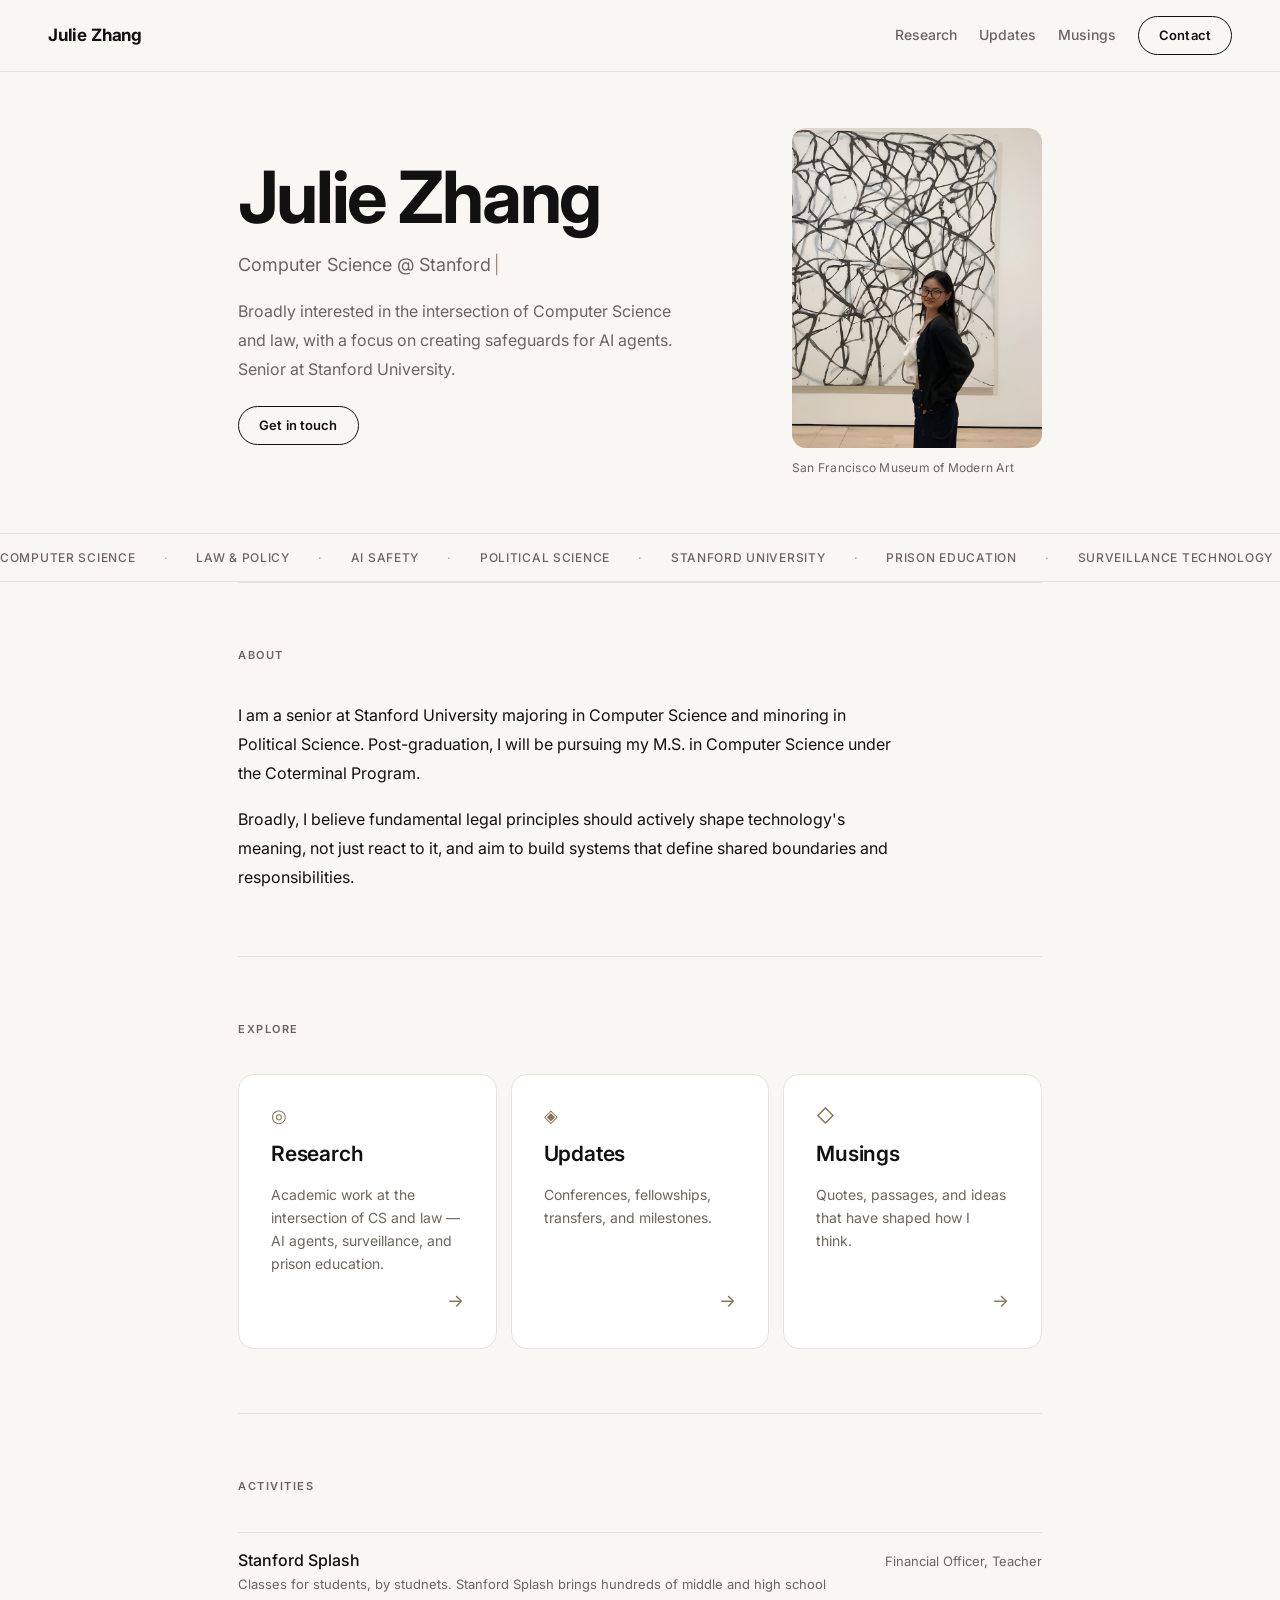
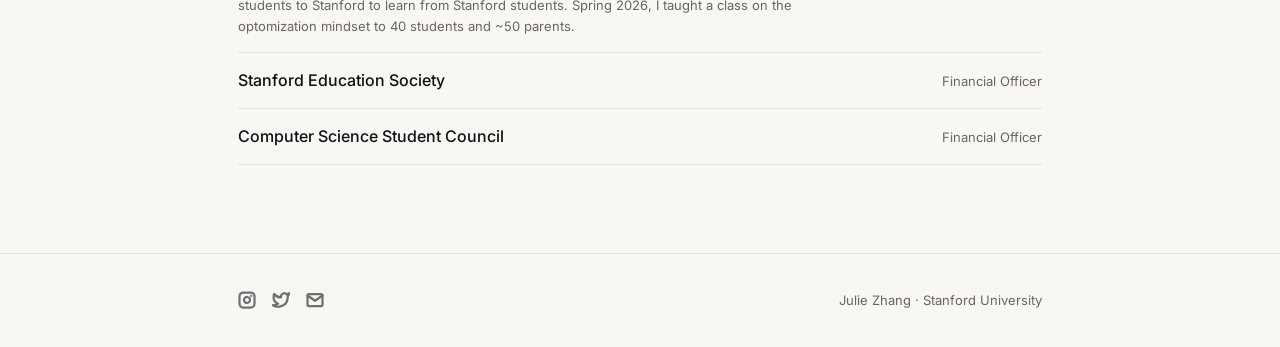
<file: index.html>
<!DOCTYPE html>
<html lang="en">
<head>
  <meta charset="utf-8" />
  <title>Julie Zhang</title>
  <meta name="description" content="Julie Zhang — CS Undergraduate at Stanford" />
  <meta name="viewport" content="width=device-width, initial-scale=1" />

  <link rel="stylesheet" href="./css/layout.css" />
  <link rel="stylesheet" href="./css/typography.css" />
  <link rel="stylesheet" href="./css/utilities.css" />
  <script defer src="./js/script.js"></script>
</head>
<body>

  <!-- ─── NAVBAR ──────────────────────────────────────── -->
  <nav class="navbar">
    <a class="nav-title-link" href="./index.html">Julie Zhang</a>
    <div class="nav-links">
      <a class="nav-link" href="./research.html">Research</a>
      <a class="nav-link" href="./updates.html">Updates</a>
      <a class="nav-link" href="./musings.html">Musings</a>
      <!-- ✏️ Update your email below -->
      <a class="button" href="mailto:juliexzhg@stanford.edu">Contact</a>
    </div>
  </nav>

  <!-- ─── HERO ─────────────────────────────────────────── -->
  <section id="hero">
    <div id="hero-text">
      <h1 class="hero-name animate-load" style="--delay: 0s">Julie Zhang</h1>

      <!-- Subtitle cycles through phrases defined in js/script.js -->
      <div class="hero-subtitle animate-load" style="--delay: 0.18s">
        <span id="subtitle-text">Computer Science @ Stanford</span>
        <span class="cursor-blink">|</span>
      </div>

      <!-- ✏️ Edit your one-line bio below -->
      <p class="hero-bio animate-load" style="--delay: 0.34s">
        Broadly interested in the intersection of Computer Science and law,
        with a focus on creating safeguards for AI agents.
        Senior at Stanford University.
      </p>

      <div class="hero-actions animate-load" style="--delay: 0.5s">
        <a class="button" href="mailto:juliexzhg@stanford.edu">Get in touch</a>
      </div>
    </div>

    <!-- ✏️ Replace the image src with your own photo path -->
    <div id="hero-image" class="animate-load" style="--delay: 0.25s">
      <img
        src="./assets/images/IMG_0092-Picsart-AiImageEnhancer.png"
        alt="Julie Zhang"
      />
      <!-- ✏️ Update the caption -->
      <span class="image-caption">San Francisco Museum of Modern Art</span>
    </div>
  </section>

  <!-- ─── SCROLLING MARQUEE ────────────────────────────── -->
  <!--
    ✏️ To edit the keywords, update the <span> text below.
       Keep the <span class="dot">·</span> separators between each.
       The list is duplicated — update BOTH halves identically.
  -->
  <div class="marquee-wrapper">
    <div class="marquee-track">
      <span>Computer Science</span><span class="dot">·</span>
      <span>Law &amp; Policy</span><span class="dot">·</span>
      <span>AI Safety</span><span class="dot">·</span>
      <span>Political Science</span><span class="dot">·</span>
      <span>Stanford University</span><span class="dot">·</span>
      <span>Prison Education</span><span class="dot">·</span>
      <span>Surveillance Technology</span><span class="dot">·</span>
      <span>Human-Computer Interaction</span><span class="dot">·</span>
      <!-- Exact duplicate — required for seamless loop -->
      <span>Computer Science</span><span class="dot">·</span>
      <span>Law &amp; Policy</span><span class="dot">·</span>
      <span>AI Safety</span><span class="dot">·</span>
      <span>Political Science</span><span class="dot">·</span>
      <span>Stanford University</span><span class="dot">·</span>
      <span>Prison Education</span><span class="dot">·</span>
      <span>Surveillance Technology</span><span class="dot">·</span>
      <span>Human-Computer Interaction</span><span class="dot">·</span>
    </div>
  </div>

  <div class="page-wrapper">

    <!-- ─── ABOUT ──────────────────────────────────────── -->
    <section class="section-container animate-on-scroll">
      <p class="section-title">About</p>
      <!-- ✏️ Edit your full bio below -->
      <div class="about-text">
        <p>
          I am a senior at Stanford University majoring in Computer Science
          and minoring in Political Science. Post-graduation, I will be pursuing my M.S. in 
          Computer Science under the Coterminal Program.
        </p>
        <p>
          Broadly, I believe fundamental legal principles should actively shape technology's meaning,
          not just react to it, and aim to build systems that define shared boundaries
          and responsibilities.
        </p>
      </div>
    </section>

    <!-- ─── PAGE CARDS ────────────────────────────────── -->
    <section class="section-container">
      <p class="section-title animate-on-scroll">Explore</p>
      <div class="cards-grid cards-grid--three">

        <a href="./research.html" class="page-card slide-left">
          <div class="card-icon">◎</div>
          <h3>Research</h3>
          <p>Academic work at the intersection of CS and law — AI agents, surveillance, and prison education.</p>
          <span class="card-arrow">→</span>
        </a>

        <a href="./updates.html" class="page-card slide-left" style="--card-delay: 0.1s">
          <div class="card-icon">◈</div>
          <h3>Updates</h3>
          <p>Conferences, fellowships, transfers, and milestones.</p>
          <span class="card-arrow">→</span>
        </a>

        <a href="./musings.html" class="page-card slide-right" style="--card-delay: 0.2s">
          <div class="card-icon">◇</div>
          <h3>Musings</h3>
          <p>Quotes, passages, and ideas that have shaped how I think.</p>
          <span class="card-arrow">→</span>
        </a>

      </div>
    </section>

    <!-- ─── ACTIVITIES ────────────────────────────────── -->
    <section class="section-container animate-on-scroll">
      <p class="section-title">Activities</p>
      <!--
        ✏️ To add or edit activities, find the <script> block
           near the bottom of this file and update the `activities` array.
      -->
      <div class="activities-list" id="activities-list"></div>
    </section>

  </div><!-- /page-wrapper -->

  <!-- ─── FOOTER ───────────────────────────────────────── -->
  <footer id="footer">
    <div class="footer-inner">
      <div class="footer-links">
        <!-- ✏️ Replace href with your actual social profile URLs -->
        <a class="icon-link" target="_blank" href="https://instagram.com/" title="Instagram">
          <img src="./assets/icons/instagram.svg" class="footer-icon" alt="Instagram" />
        </a>
        <a class="icon-link" target="_blank" href="https://twitter.com/" title="Twitter / X">
          <img src="./assets/icons/twitter.svg" class="footer-icon" alt="Twitter" />
        </a>
        <a class="icon-link" href="mailto:juliexzhg@stanford.edu" title="Email">
          <img src="./assets/icons/mail.svg" class="footer-icon" alt="Email" />
        </a>
      </div>
      <p class="footer-text">Julie Zhang &middot; Stanford University</p>
    </div>
  </footer>

  <!-- ─── ACTIVITIES DATA ───────────────────────────────────
       ✏️  ADD OR EDIT YOUR ACTIVITIES HERE
       ════════════════════════════════════════════════════════

       Each entry:
         name   (required) – Club or org name
         role   (optional) – Your role/position, e.g. "Vice President"
         desc   (optional) – One-line description; leave "" to hide

       To add: copy a block and paste above the closing ];
       ═══════════════════════════════════════════════════── -->
  <script>
  const activities = [
    {name: "Stanford Splash", role: "Financial Officer, Teacher", desc: "Classes for students, by studnets. Stanford Splash brings hundreds of middle and high school students to Stanford to learn from Stanford students. Spring 2026, I taught a class on the optomization mindset to 40 students and ~50 parents."},
    {name: "Stanford Education Society", role: "Financial Officer", desc: ""},
    {name: "Computer Science Student Council", role:"Financial Officer", desc:""},
    // { name: "Stanford Law & Technology Association", role: "Member", desc: "" },
    // { name: "AI Policy Working Group", role: "Co-lead", desc: "Drafting student policy briefs on AI governance." },
  ];

  // Renders the list — no need to edit below.
  (function renderActivities() {
    const container = document.getElementById('activities-list');
    if (!container) return;

    if (activities.length === 0) {
      container.innerHTML = '<p style="color:var(--text-secondary);font-size:14px;padding:12px 0;">Coming soon.</p>';
      return;
    }

    activities.forEach((item) => {
      const el = document.createElement('div');
      el.className = 'activity-item';
      el.innerHTML = `
        <div class="activity-item-inner">
          <span class="activity-name">${item.name}</span>
          ${item.desc ? `<span class="activity-desc">${item.desc}</span>` : ''}
        </div>
        ${item.role ? `<span class="activity-role">${item.role}</span>` : ''}
      `;
      container.appendChild(el);
    });
  })();
  </script>

</body>
</html>
</file>
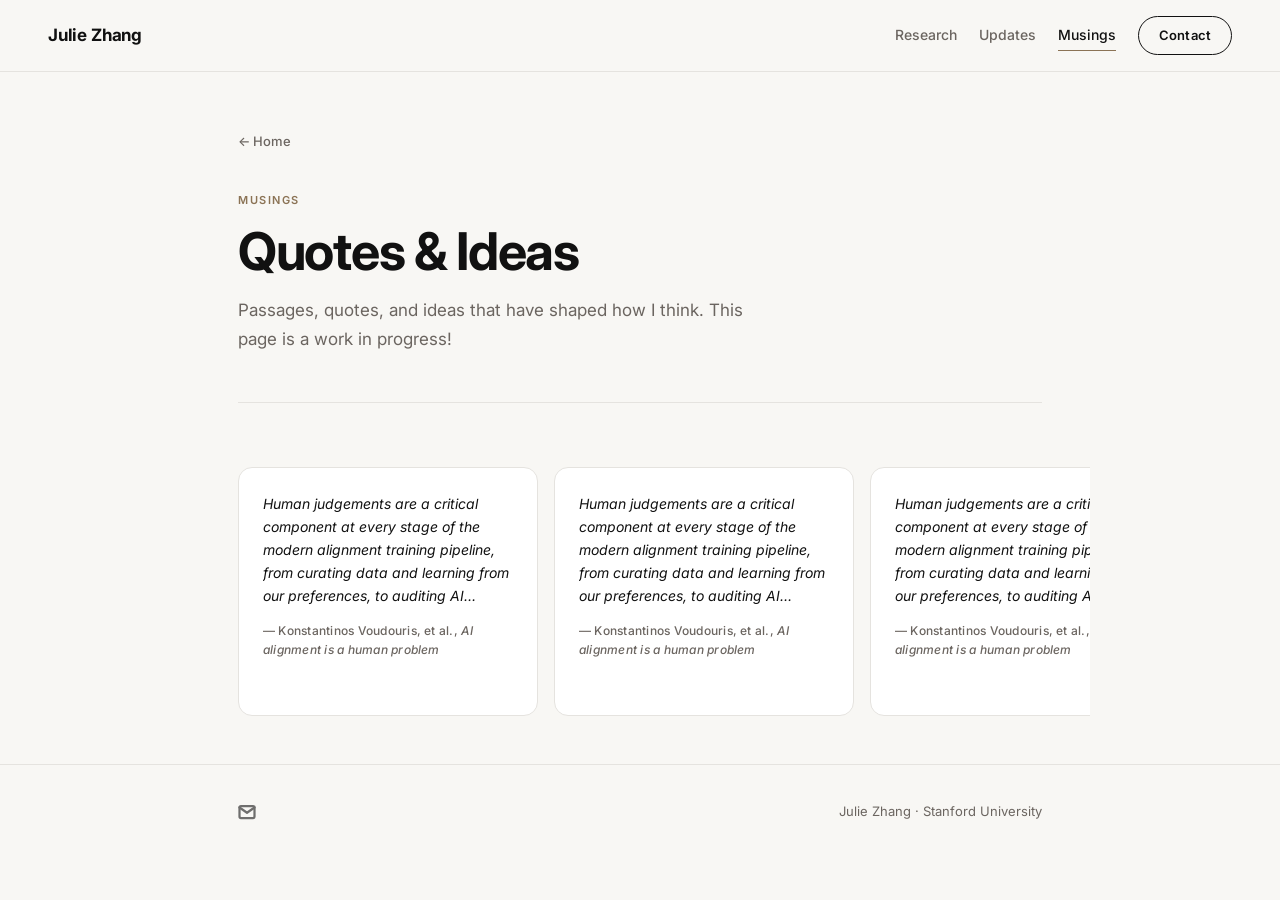
<file: musings.html>
<!DOCTYPE html>
<html lang="en">
<head>
  <meta charset="utf-8" />
  <title>Musings — Julie Zhang</title>
  <meta name="description" content="Quotes and musings collected by Julie Zhang" />
  <meta name="viewport" content="width=device-width, initial-scale=1" />

  <link rel="stylesheet" href="./css/layout.css" />
  <link rel="stylesheet" href="./css/typography.css" />
  <link rel="stylesheet" href="./css/utilities.css" />
  <script defer src="./js/script.js"></script>
</head>
<body>

  <!-- ─── NAVBAR ──────────────────────────────────────── -->
  <nav class="navbar">
    <a class="nav-title-link" href="./index.html">Julie Zhang</a>
    <div class="nav-links">
      <a class="nav-link" href="./research.html">Research</a>
      <a class="nav-link" href="./updates.html">Updates</a>
      <a class="nav-link active" href="./musings.html">Musings</a>
      <a class="button" href="mailto:juliexzhg@stanford.edu">Contact</a>
    </div>
  </nav>

  <div class="page-wrapper">

    <!-- ─── PAGE HEADER ─────────────────────────────── -->
    <header class="page-header animate-load" style="--delay: 0s">
      <a class="back-link" href="./index.html">← Home</a>
      <p class="page-header-label">Musings</p>
      <!-- ✏️ Edit the title and description below -->
      <h1 class="page-header-title">Quotes & Ideas</h1>
      <p class="page-header-desc">
        Passages, quotes, and ideas that have shaped how I think.
        
        This page is a work in progress! 
      </p>
    </header>

    <!-- ─── CAROUSEL (auto-rendered from data below) ── -->
    <!-- Scroll horizontally · hover to pause · click to expand -->
    <div class="musings-carousel-outer" id="musings-carousel-outer">
      <div class="musings-carousel-track" id="musings-track"></div>
    </div>

    <!-- Expanded detail panel — shown on card click -->
    <div class="musing-detail-panel" id="musing-detail"></div>

    <!-- Shown only when musings array is empty -->
    <div class="musings-empty" id="musings-empty" style="display:none">
      Musings coming soon.
    </div>

  </div>

  <!-- ─── FOOTER ───────────────────────────────────────── -->
  <footer id="footer">
    <div class="footer-inner">
      <div class="footer-links">
        <a class="icon-link" href="mailto:juliexzhg@stanford.edu" title="Email">
          <img src="./assets/icons/mail.svg" class="footer-icon" alt="Email" />
        </a>
      </div>
      <p class="footer-text">Julie Zhang &middot; Stanford University</p>
    </div>
  </footer>

  <!-- ════════════════════════════════════════════════════
       ✏️  ADD OR EDIT YOUR MUSINGS / QUOTES HERE
       ════════════════════════════════════════════════════

  Each object in the array is one card in the carousel. Fields:
    quote   (required) – The quote or passage
    author  (required) – Who said or wrote it
    source  (optional) – Book, article, talk, etc.; "" to hide
    myNote  (optional) – Your personal reflection; "" to hide.
                          Shown only in the expanded detail view.

  HOW TO ADD A NEW MUSING:
    1. Copy a block (from { to },).
    2. Paste it at the TOP of the array.
    3. Fill in your values and save.
  ════════════════════════════════════════════════════ -->
  <script>

  const musings = [
    {
      quote: "Human judgements are a critical component at every stage of the modern alignment training pipeline, from curating data and learning from our preferences, to auditing AI systems and overseeing them while they complete tasks for us.",
      author: "Konstantinos Voudouris, et al.",
      source:"AI alignment is a human problem",
      myNote:"Human in the loop"
    },
    // ← ADD YOUR QUOTES HERE. Example:
    // {
    //   quote: "The question is not whether machines can think, but whether men do.",
    //   author: "B.F. Skinner",
    //   source: "Contingencies of Reinforcement, 1969",
    //   myNote: "This challenges me to think about what agency really means — especially as we build systems that mimic it."
    // },

  ];

  // ════════════════════════════════════════════════════
  // Carousel rendering — no need to edit below.
  // ════════════════════════════════════════════════════

  const track  = document.getElementById('musings-track');
  const detail = document.getElementById('musing-detail');
  const empty  = document.getElementById('musings-empty');
  const outer  = document.getElementById('musings-carousel-outer');

  if (!musings.length) {
    if (outer)  outer.style.display  = 'none';
    if (detail) detail.style.display = 'none';
    if (empty)  empty.style.display  = 'block';
  } else {
    // Duplicate items enough times to fill at least ~8 visible cards
    const copies = Math.max(2, Math.ceil(10 / musings.length));
    // Must be even so translateX(-50%) loops seamlessly
    const totalCopies = copies % 2 === 0 ? copies : copies + 1;

    function makeCard(item, originalIndex) {
      const card = document.createElement('div');
      card.className = 'musing-card';
      card.dataset.index = originalIndex;
      card.innerHTML = `
        <div class="musing-card-quote">${item.quote}</div>
        <div class="musing-card-author">&mdash; ${item.author}${item.source ? ', <em>' + item.source + '</em>' : ''}</div>
        <div class="musing-card-hint">Click to expand ↗</div>
      `;
      card.addEventListener('click', () => openDetail(item, originalIndex));
      return card;
    }

    for (let c = 0; c < totalCopies; c++) {
      musings.forEach((item, i) => track.appendChild(makeCard(item, i)));
    }

    // Adjust animation duration proportional to content length
    const duration = Math.max(25, musings.length * 8);
    track.style.animationDuration = duration + 's';

    function openDetail(item, idx) {
      // Highlight matching cards
      document.querySelectorAll('.musing-card').forEach(c => {
        c.classList.toggle('active', parseInt(c.dataset.index) === idx);
      });

      const noteHtml = item.myNote
        ? `<p class="musing-note">${item.myNote}</p>`
        : '';
      const sourceHtml = item.source
        ? `<span class="musing-source">${item.source}</span>`
        : '';

      detail.innerHTML = `
        <button class="musing-close-btn" onclick="closeDetail()">Close ×</button>
        <blockquote class="musing-quote">${item.quote}</blockquote>
        <div class="musing-attribution">
          <span class="musing-author">&mdash; ${item.author}</span>
          ${sourceHtml}
        </div>
        ${noteHtml}
      `;
      detail.style.display = 'block';
      detail.scrollIntoView({ behavior: 'smooth', block: 'nearest' });
    }
  }

  function closeDetail() {
    const detail = document.getElementById('musing-detail');
    if (detail) detail.style.display = 'none';
    document.querySelectorAll('.musing-card').forEach(c => c.classList.remove('active'));
  }

  </script>

</body>
</html>
</file>
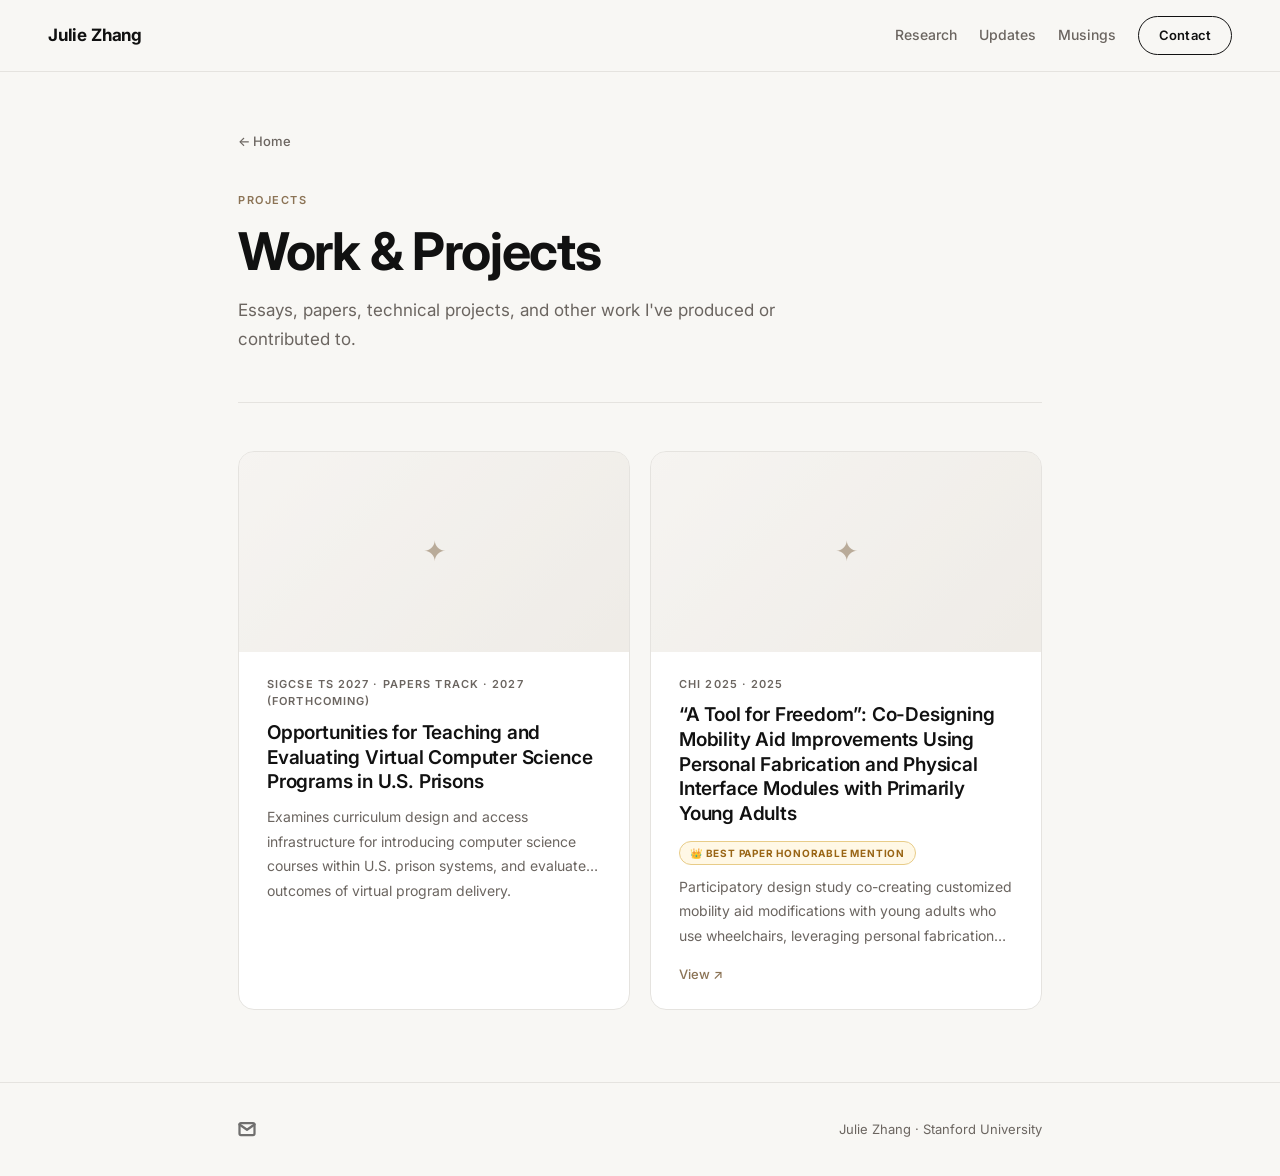
<file: projects.html>
<!DOCTYPE html>
<html lang="en">
<head>
  <meta charset="utf-8" />
  <title>Projects — Julie Zhang</title>
  <meta name="description" content="Projects and writing by Julie Zhang" />
  <meta name="viewport" content="width=device-width, initial-scale=1" />

  <link rel="stylesheet" href="./css/layout.css" />
  <link rel="stylesheet" href="./css/typography.css" />
  <link rel="stylesheet" href="./css/utilities.css" />
  <script defer src="./js/script.js"></script>
</head>
<body>

  <!-- ─── NAVBAR ──────────────────────────────────────── -->
  <nav class="navbar">
    <a class="nav-title-link" href="./index.html">Julie Zhang</a>
    <div class="nav-links">
      <a class="nav-link" href="./research.html">Research</a>
      <a class="nav-link" href="./updates.html">Updates</a>
      <a class="nav-link" href="./musings.html">Musings</a>
      <a class="button" href="mailto:juliexzhg@stanford.edu">Contact</a>
    </div>
  </nav>

  <div class="page-wrapper">

    <!-- ─── PAGE HEADER ─────────────────────────────── -->
    <header class="page-header animate-load" style="--delay: 0s">
      <a class="back-link" href="./index.html">← Home</a>
      <p class="page-header-label">Projects</p>
      <!-- ✏️ Edit the title and description below -->
      <h1 class="page-header-title">Work & Projects</h1>
      <p class="page-header-desc">
        Essays, papers, technical projects, and other work I've produced or contributed to.
      </p>
    </header>

    <!-- Project cards (auto-rendered from the projects array below) -->
    <div class="writing-grid" id="projects-grid"></div>

  </div>

  <!-- ─── FOOTER ───────────────────────────────────────── -->
  <footer id="footer">
    <div class="footer-inner">
      <div class="footer-links">
        <a class="icon-link" href="mailto:juliexzhg@stanford.edu" title="Email">
          <img src="./assets/icons/mail.svg" class="footer-icon" alt="Email" />
        </a>
      </div>
      <p class="footer-text">Julie Zhang &middot; Stanford University</p>
    </div>
  </footer>

  <!-- ════════════════════════════════════════════════════
       ✏️  ADD OR EDIT YOUR PROJECTS / WRITING HERE
       ════════════════════════════════════════════════════

  Each object in the array is one card. Fields:
    title    (required) – Title of the piece or project
    venue    (optional) – Publication, conference, or platform; "" to hide
    date     (optional) – e.g. "October 2025"; "" to hide
    excerpt  (optional) – A short description or teaser; "" to hide
    image    (optional) – Path to a cover photo, e.g. "./assets/images/cover.jpg"
                          Leave "" to show a styled placeholder instead.
    link     (optional) – URL to read/view; "" to make card non-clickable

  HOW TO ADD A NEW ENTRY:
    1. Copy a block (from { to },).
    2. Paste it at the TOP of the array (newest first).
    3. Fill in your values and save.
  ════════════════════════════════════════════════════ -->
  <script>

  const projects = [

    // ════════════════════════════════════════════════
    // ✏️  ADD YOUR PROJECTS ABOVE THIS LINE
    // ════════════════════════════════════════════════
    // Optional `award` field adds a gold badge below the title.
    // Example: award: "Best Paper Honorable Mention"

    {
      title: "Opportunities for Teaching and Evaluating Virtual Computer Science Programs in U.S. Prisons",
      venue: "SIGCSE TS 2027 · Papers Track",
      date: "2027 (forthcoming)",
      excerpt: "Examines curriculum design and access infrastructure for introducing computer science courses within U.S. prison systems, and evaluates outcomes of virtual program delivery.",
      image: "",
      link: ""
    },

    {
      title: "\u201CA Tool for Freedom\u201D: Co-Designing Mobility Aid Improvements Using Personal Fabrication and Physical Interface Modules with Primarily Young Adults",
      venue: "CHI 2025",
      date: "2025",
      excerpt: "Participatory design study co-creating customized mobility aid modifications with young adults who use wheelchairs, leveraging personal fabrication and physical computing.",
      award: "Best Paper Honorable Mention",
      image: "",
      link: "https://dl.acm.org/doi/full/10.1145/3706598.3713366"
    },

    // ← PASTE NEW ENTRIES ABOVE THIS LINE. Examples:
    //
    // Written piece:
    // {
    //   title: "Why AI Agents Need Fiduciary Duties",
    //   venue: "Stanford Daily",
    //   date: "November 2025",
    //   excerpt: "As AI systems act autonomously on our behalf, the legal frameworks governing trust relationships must evolve.",
    //   image: "",
    //   link: "https://stanforddaily.com/..."
    // },
    //
    // Technical project:
    // {
    //   title: "Prison Legal Resource Tool",
    //   venue: "Personal Project",
    //   date: "2024",
    //   excerpt: "A browser extension that helps incarcerated individuals access legal resources through restricted networks.",
    //   image: "",
    //   link: "https://github.com/juliexzhang/..."
    // },

  ];

  // ════════════════════════════════════════════════════
  // Rendering — no need to edit below this line.
  // ════════════════════════════════════════════════════
  const grid = document.getElementById('projects-grid');
  if (grid) {
    if (projects.length === 0) {
      grid.innerHTML = '<p class="empty-state">Projects coming soon.</p>';
    } else {
      projects.forEach((item) => {
        const isLinked = item.link && item.link.trim() !== '';
        const el = document.createElement(isLinked ? 'a' : 'div');
        el.className = 'writing-card';

        if (isLinked) {
          el.href   = item.link;
          el.target = '_blank';
          el.rel    = 'noopener';
        }

        const coverHtml = item.image
          ? `<img class="writing-card-cover" src="${item.image}" alt="${item.title}" />`
          : `<div class="writing-card-placeholder">✦</div>`;

        const metaParts = [item.venue, item.date].filter(Boolean);
        const metaHtml  = metaParts.length
          ? `<p class="writing-card-meta">${metaParts.join(' &middot; ')}</p>`
          : '';

        const awardHtml = item.award
          ? `<div class="writing-card-award">👑 ${item.award}</div>`
          : '';

        const excerptHtml = item.excerpt
          ? `<p class="writing-card-excerpt">${item.excerpt}</p>`
          : '';

        const linkHtml = isLinked
          ? `<span class="writing-card-link">View ↗</span>`
          : '';

        el.innerHTML = `
          ${coverHtml}
          <div class="writing-card-body">
            ${metaHtml}
            <h3 class="writing-card-title">${item.title}</h3>
            ${awardHtml}
            ${excerptHtml}
            ${linkHtml}
          </div>
        `;

        grid.appendChild(el);
      });
    }
  }

  </script>

</body>
</html>
</file>
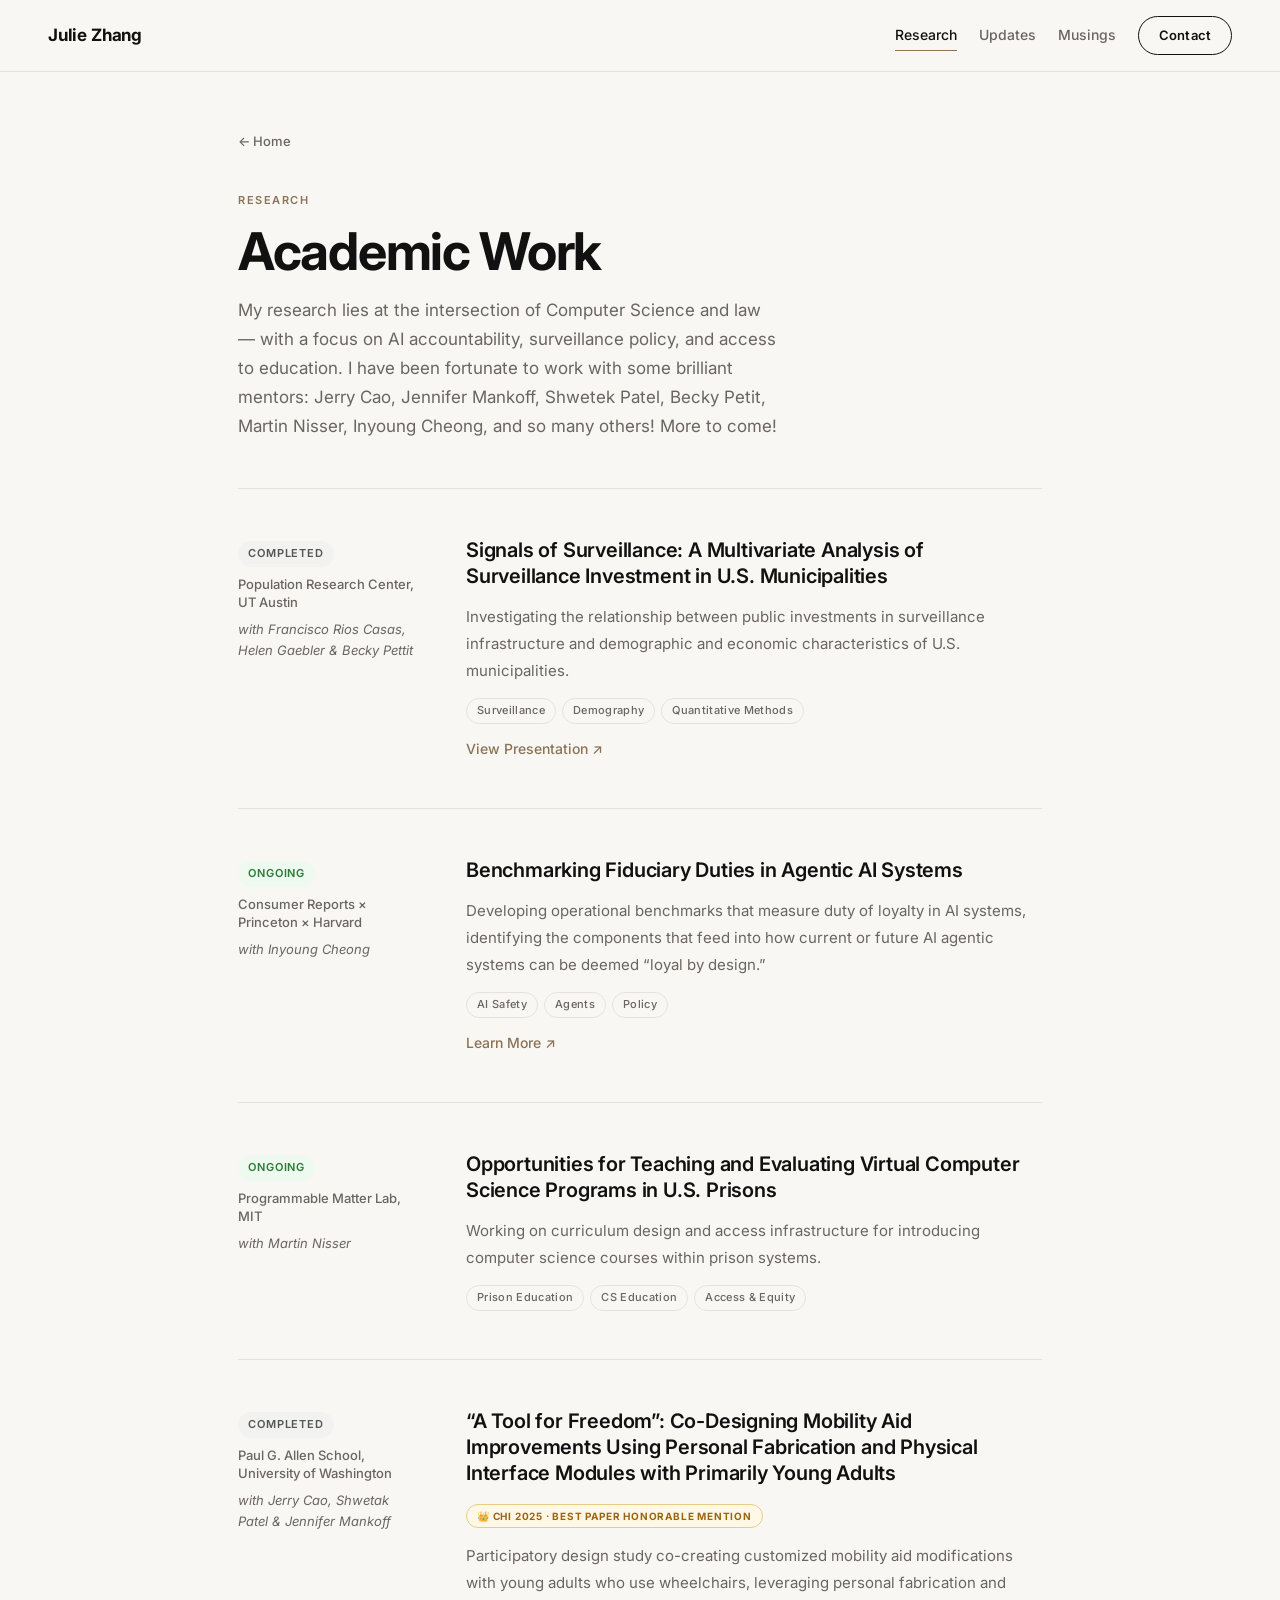
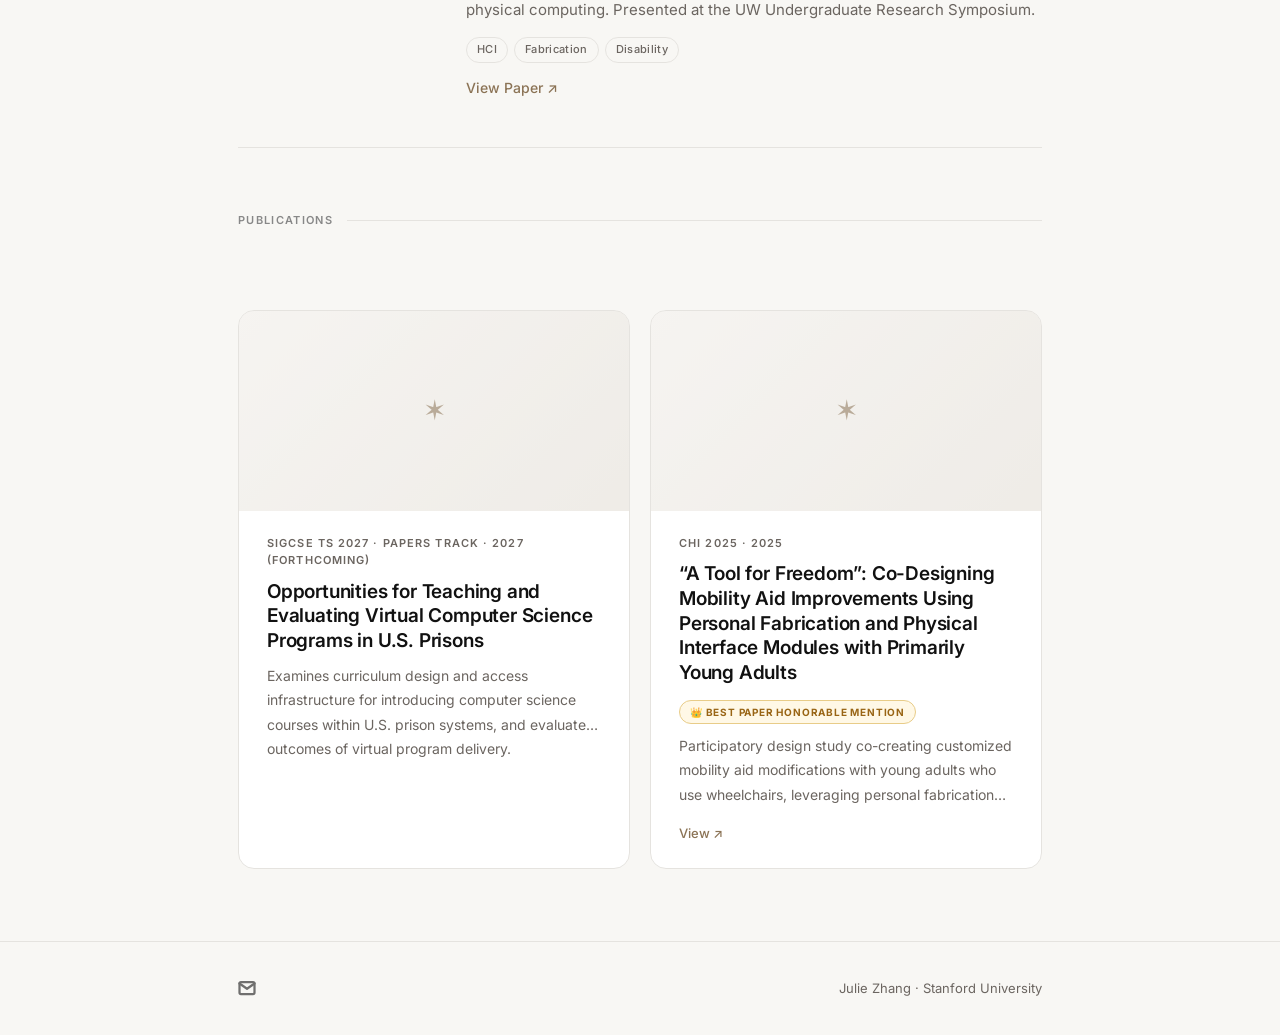
<file: research.html>
<!DOCTYPE html>
<html lang="en">
<head>
  <meta charset="utf-8" />
  <title>Research — Julie Zhang</title>
  <meta name="description" content="Research by Julie Zhang" />
  <meta name="viewport" content="width=device-width, initial-scale=1" />

  <link rel="stylesheet" href="./css/layout.css" />
  <link rel="stylesheet" href="./css/typography.css" />
  <link rel="stylesheet" href="./css/utilities.css" />
  <script defer src="./js/script.js"></script>
</head>
<body>

  <!-- ─── NAVBAR ──────────────────────────────────────── -->
  <nav class="navbar">
    <a class="nav-title-link" href="./index.html">Julie Zhang</a>
    <div class="nav-links">
      <a class="nav-link active" href="./research.html">Research</a>
      <a class="nav-link" href="./updates.html">Updates</a>
      <a class="nav-link" href="./musings.html">Musings</a>
      <a class="button" href="mailto:juliexzhg@stanford.edu">Contact</a>
    </div>
  </nav>

  <div class="page-wrapper">

    <!-- ─── PAGE HEADER ─────────────────────────────── -->
    <header class="page-header animate-load" style="--delay: 0s">
      <a class="back-link" href="./index.html">← Home</a>
      <p class="page-header-label">Research</p>
      <!-- ✏️ Edit the title and description below -->
      <h1 class="page-header-title">Academic Work</h1>
      <p class="page-header-desc">
        My research lies at the intersection of Computer Science and law —
        with a focus on AI accountability, surveillance policy, and access to education.

        I have been fortunate to work with some brilliant mentors: Jerry Cao, Jennifer Mankoff, 
        Shwetek Patel, Becky Petit, Martin Nisser, Inyoung Cheong, and so many others! 

        More to come! 
      </p>
    </header>

    <!-- Intro blurb (rendered from researchIntro below) -->
    <div id="research-intro-el"></div>

    <!-- Research list (rendered from researchProjects below) -->
    <div class="research-list" id="research-list"></div>

    <!-- Publications section -->
    <div class="research-section-sep">Publications</div>
    <div class="writing-grid" id="publications-grid"></div>

  </div>

  <!-- ─── FOOTER ───────────────────────────────────────── -->
  <footer id="footer">
    <div class="footer-inner">
      <div class="footer-links">
        <a class="icon-link" href="mailto:juliexzhg@stanford.edu" title="Email">
          <img src="./assets/icons/mail.svg" class="footer-icon" alt="Email" />
        </a>
      </div>
      <p class="footer-text">Julie Zhang &middot; Stanford University</p>
    </div>
  </footer>

  <!-- ════════════════════════════════════════════════════
       ✏️  EDIT YOUR RESEARCH CONTENT BELOW
       ════════════════════════════════════════════════════

  ── INTRO BLURB ────────────────────────────────────────
  researchIntro: a short paragraph shown above the list.
  Leave as "" to hide it.

  ── RESEARCH ENTRIES ───────────────────────────────────
  Each object in researchProjects is one row. Fields:
    title        (required) – Project name
    status       (required) – "ongoing" or "completed"
    institution  (required) – University or organization
    mentor       (optional) – Advisor name(s); "" to hide
    description  (optional) – What you're working on; "" to hide
    image        (optional) – Path to a photo, e.g. "./assets/images/photo.jpg"; "" to hide
    tags         (optional) – Array of keyword strings
    link         (optional) – URL to paper/site; "" to hide button
    linkLabel    (optional) – Button text (default: "View Paper")

  HOW TO ADD A NEW ENTRY:
    1. Copy one block (from { to },).
    2. Paste it at the TOP of the array (newest first).
    3. Fill in your values and save.
  ════════════════════════════════════════════════════ -->
  <script>

  const researchIntro = "";
  // ✏️ Example: const researchIntro = "I am broadly interested in how legal principles can be embedded into the design of technical systems, rather than applied after the fact.";

  const researchProjects = [

    {
      title: "Signals of Surveillance: A Multivariate Analysis of Surveillance Investment in U.S. Municipalities",
      status: "completed",
      institution: "Population Research Center, UT Austin",
      mentor: "Francisco Rios Casas, Helen Gaebler & Becky Pettit",
      description: "Investigating the relationship between public investments in surveillance infrastructure and demographic and economic characteristics of U.S. municipalities.",
      image: "",
      tags: ["Surveillance", "Demography", "Quantitative Methods"],
      link: "https://docs.google.com/presentation/d/1D7Wu3-B1AEDWa9UrIYNAyBt7BMgV6vxEfKKji15pMtU/edit?usp=sharing",
      linkLabel: "View Presentation"
    },

    {
      title: "Benchmarking Fiduciary Duties in Agentic AI Systems",
      status: "ongoing",
      institution: "Consumer Reports × Princeton × Harvard",
      mentor: "Inyoung Cheong",
      description: "Developing operational benchmarks that measure duty of loyalty in AI systems, identifying the components that feed into how current or future AI agentic systems can be deemed \u201Cloyal by design.\u201D",
      image: "",
      tags: ["AI Safety", "Agents", "Policy"],
      link: "https://innovation.consumerreports.org/encoding-loyalty-principles-into-ai-agents-behavior/",
      linkLabel: "Learn More"
    },

    {
      title: "Opportunities for Teaching and Evaluating Virtual Computer Science Programs in U.S. Prisons",
      status: "ongoing",
      institution: "Programmable Matter Lab, MIT",
      mentor: "Martin Nisser",
      description: "Working on curriculum design and access infrastructure for introducing computer science courses within prison systems.",
      image: "",
      tags: ["Prison Education", "CS Education", "Access & Equity"],
      link: "",
      linkLabel: ""
    },

    {
      title: "\u201CA Tool for Freedom\u201D: Co-Designing Mobility Aid Improvements Using Personal Fabrication and Physical Interface Modules with Primarily Young Adults",
      status: "completed",
      institution: "Paul G. Allen School, University of Washington",
      mentor: "Jerry Cao, Shwetak Patel & Jennifer Mankoff",
      description: "Participatory design study co-creating customized mobility aid modifications with young adults who use wheelchairs, leveraging personal fabrication and physical computing. Presented at the UW Undergraduate Research Symposium.",
      award: "CHI 2025 · Best Paper Honorable Mention",
      image: "",
      tags: ["HCI", "Fabrication", "Disability"],
      link: "https://dl.acm.org/doi/full/10.1145/3706598.3713366",
      linkLabel: "View Paper"
    },

    // ← PASTE NEW ENTRIES ABOVE THIS LINE

  ];

  // ── PUBLICATIONS ────────────────────────────────────
  // Each object is one publication card. Fields:
  //   title   (required)
  //   venue   (optional) – Conference / journal name
  //   date    (optional) – e.g. "2025"
  //   excerpt (optional) – One-sentence abstract
  //   award   (optional) – e.g. "Best Paper Honorable Mention"
  //   link    (optional) – DOI / paper URL

  const publications = [

    {
      title: "Opportunities for Teaching and Evaluating Virtual Computer Science Programs in U.S. Prisons",
      venue: "SIGCSE TS 2027 \u00b7 Papers Track",
      date: "2027 (forthcoming)",
      excerpt: "Examines curriculum design and access infrastructure for introducing computer science courses within U.S. prison systems, and evaluates outcomes of virtual program delivery.",
      award: "",
      link: ""
    },

    {
      title: "\u201CA Tool for Freedom\u201D: Co-Designing Mobility Aid Improvements Using Personal Fabrication and Physical Interface Modules with Primarily Young Adults",
      venue: "CHI 2025",
      date: "2025",
      excerpt: "Participatory design study co-creating customized mobility aid modifications with young adults who use wheelchairs, leveraging personal fabrication and physical computing.",
      award: "Best Paper Honorable Mention",
      link: "https://dl.acm.org/doi/full/10.1145/3706598.3713366"
    },

  ];

  // ════════════════════════════════════════════════════
  // Rendering — no need to edit below this line.
  // ════════════════════════════════════════════════════

  // Render intro blurb
  if (researchIntro) {
    const introEl = document.getElementById('research-intro-el');
    if (introEl) {
      introEl.className = 'research-intro animate-on-scroll';
      introEl.textContent = researchIntro;
    }
  }

  // Render research items
  const container = document.getElementById('research-list');
  if (container) {
    if (researchProjects.length === 0) {
      container.innerHTML = '<p class="empty-state">Research coming soon.</p>';
    } else {
      researchProjects.forEach((item) => {
        const el = document.createElement('div');
        el.className = 'research-item';

        // Normalise status to lowercase for CSS class
        const statusClass = (item.status || '').toLowerCase();
        const statusLabel = statusClass === 'ongoing' ? 'Ongoing' : 'Completed';

        const tagsHtml   = (item.tags || []).map(t => `<span class="tag">${t}</span>`).join('');
        const linkHtml   = item.link
          ? `<a class="research-link" href="${item.link}" target="_blank" rel="noopener">${item.linkLabel || 'View Paper'} ↗</a>`
          : '';
        const descHtml   = item.description ? `<p class="research-desc">${item.description}</p>` : '';
        const mentorHtml = item.mentor ? `<span class="research-mentor">with ${item.mentor}</span>` : '';
        const imageHtml  = item.image
          ? `<img class="research-image" src="${item.image}" alt="${item.title}" />`
          : '';
        const awardHtml  = item.award
          ? `<div class="writing-card-award">👑 ${item.award}</div>`
          : '';

        el.innerHTML = `
          <div class="research-meta">
            <span class="research-status ${statusClass}">${statusLabel}</span>
            <span class="research-institution">${item.institution}</span>
            ${mentorHtml}
          </div>
          <div class="research-body">
            <h3 class="research-title">${item.title}</h3>
            ${awardHtml}
            ${descHtml}
            ${imageHtml}
            ${tagsHtml ? `<div class="research-tags">${tagsHtml}</div>` : ''}
            ${linkHtml}
          </div>
        `;

        container.appendChild(el);
      });
    }
  }

  // Render publications
  const pubGrid = document.getElementById('publications-grid');
  if (pubGrid) {
    if (publications.length === 0) {
      pubGrid.innerHTML = '<p class="empty-state">Publications coming soon.</p>';
    } else {
      publications.forEach((item) => {
        const isLinked = item.link && item.link.trim() !== '';
        const el = document.createElement(isLinked ? 'a' : 'div');
        el.className = 'writing-card';
        if (isLinked) {
          el.href   = item.link;
          el.target = '_blank';
          el.rel    = 'noopener';
        }

        const coverHtml   = `<div class="writing-card-placeholder">\u2736</div>`;
        const metaParts   = [item.venue, item.date].filter(Boolean);
        const metaHtml    = metaParts.length ? `<p class="writing-card-meta">${metaParts.join(' &middot; ')}</p>` : '';
        const awardHtml   = item.award ? `<div class="writing-card-award">\uD83D\uDC51 ${item.award}</div>` : '';
        const excerptHtml = item.excerpt ? `<p class="writing-card-excerpt">${item.excerpt}</p>` : '';
        const linkHtml    = isLinked ? `<span class="writing-card-link">View \u2197</span>` : '';

        el.innerHTML = `
          ${coverHtml}
          <div class="writing-card-body">
            ${metaHtml}
            <h3 class="writing-card-title">${item.title}</h3>
            ${awardHtml}
            ${excerptHtml}
            ${linkHtml}
          </div>
        `;

        pubGrid.appendChild(el);
      });
    }
  }
  </script>

</body>
</html>
</file>
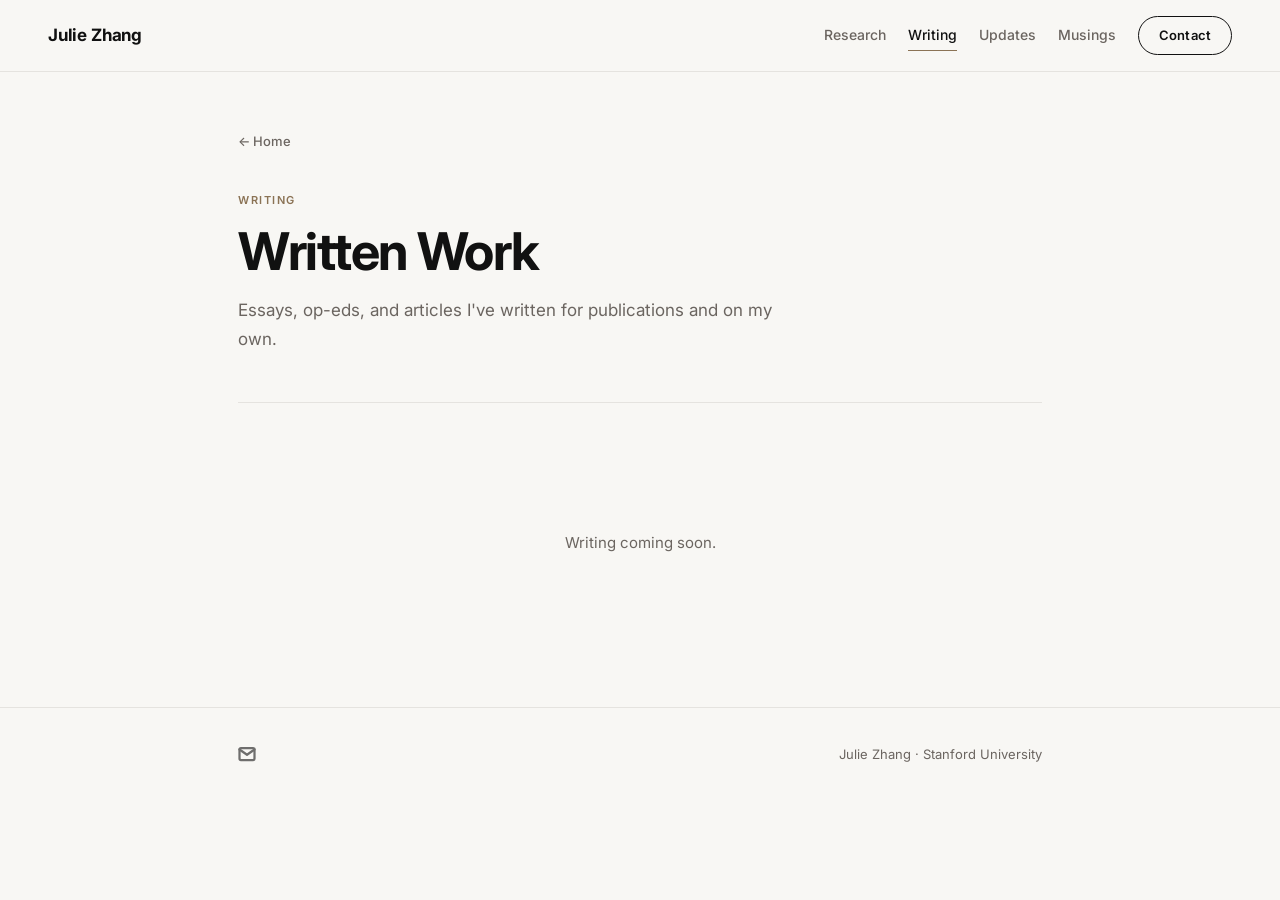
<file: writing.html>
<!DOCTYPE html>
<html lang="en">
<head>
  <meta charset="utf-8" />
  <title>Writing — Julie Zhang</title>
  <meta name="description" content="Writing by Julie Zhang" />
  <meta name="viewport" content="width=device-width, initial-scale=1" />

  <link rel="stylesheet" href="./css/layout.css" />
  <link rel="stylesheet" href="./css/typography.css" />
  <link rel="stylesheet" href="./css/utilities.css" />
  <script defer src="./js/script.js"></script>
</head>
<body>

  <!-- ─── NAVBAR ──────────────────────────────────────── -->
  <nav class="navbar">
    <a class="nav-title-link" href="./index.html">Julie Zhang</a>
    <div class="nav-links">
      <a class="nav-link" href="./research.html">Research</a>
      <a class="nav-link active" href="./writing.html">Writing</a>
      <a class="nav-link" href="./updates.html">Updates</a>
      <a class="nav-link" href="./musings.html">Musings</a>
      <a class="button" href="mailto:juliexzhg@stanford.edu">Contact</a>
    </div>
  </nav>

  <div class="page-wrapper">

    <!-- ─── PAGE HEADER ─────────────────────────────── -->
    <header class="page-header animate-load" style="--delay: 0s">
      <a class="back-link" href="./index.html">← Home</a>
      <p class="page-header-label">Writing</p>
      <!-- ✏️ Edit the title and description below -->
      <h1 class="page-header-title">Written Work</h1>
      <p class="page-header-desc">
        Essays, op-eds, and articles I've written for publications and on my own.
      </p>
    </header>

    <!-- Writing grid (auto-rendered from the writings array below) -->
    <div class="writing-grid" id="writing-grid"></div>

  </div>

  <!-- ─── FOOTER ───────────────────────────────────────── -->
  <footer id="footer">
    <div class="footer-inner">
      <div class="footer-links">
        <a class="icon-link" href="mailto:juliexzhg@stanford.edu" title="Email">
          <img src="./assets/icons/mail.svg" class="footer-icon" alt="Email" />
        </a>
      </div>
      <p class="footer-text">Julie Zhang &middot; Stanford University</p>
    </div>
  </footer>

  <!-- ════════════════════════════════════════════════════
       ✏️  ADD OR EDIT YOUR WRITTEN WORK HERE
       ════════════════════════════════════════════════════

  Each object in the array is one card. Fields:
    title    (required) – Title of the piece
    venue    (optional) – Publication or where it appeared; "" to hide
    date     (optional) – When it was published, e.g. "October 2025"; "" to hide
    excerpt  (optional) – A short teaser sentence or two; "" to hide
    image    (optional) – Path to a cover photo, e.g. "./assets/images/cover.jpg"
                          Leave "" to show a styled placeholder instead.
    link     (optional) – URL to read the full piece; "" to make card non-clickable

  HOW TO ADD A NEW PIECE:
    1. Copy one block (from { to },).
    2. Paste it at the TOP of the array (newest first).
    3. Fill in your values and save.
  ════════════════════════════════════════════════════ -->
  <script>

  const writings = [

    // ← ADD YOUR WRITING PIECES HERE. Example:
    // {
    //   title: "Why AI Agents Need Fiduciary Duties",
    //   venue: "Stanford Daily",
    //   date: "November 2025",
    //   excerpt: "As AI systems gain the ability to act autonomously on our behalf, the legal frameworks governing trust relationships must evolve.",
    //   image: "",
    //   link: "https://stanforddaily.com/..."
    // },

  ];

  // ════════════════════════════════════════════════════
  // Rendering — no need to edit below this line.
  // ════════════════════════════════════════════════════
  const grid = document.getElementById('writing-grid');
  if (grid) {
    if (writings.length === 0) {
      grid.innerHTML = '<p class="empty-state">Writing coming soon.</p>';
    } else {
      writings.forEach((item) => {
        const isLinked = item.link && item.link.trim() !== '';
        const el = document.createElement(isLinked ? 'a' : 'div');
        el.className = 'writing-card';

        if (isLinked) {
          el.href   = item.link;
          el.target = '_blank';
          el.rel    = 'noopener';
        }

        // Cover image or placeholder
        const coverHtml = item.image
          ? `<img class="writing-card-cover" src="${item.image}" alt="${item.title}" />`
          : `<div class="writing-card-placeholder">✦</div>`;

        // Meta line: venue · date
        const metaParts = [item.venue, item.date].filter(Boolean);
        const metaHtml  = metaParts.length
          ? `<p class="writing-card-meta">${metaParts.join(' &middot; ')}</p>`
          : '';

        const excerptHtml = item.excerpt
          ? `<p class="writing-card-excerpt">${item.excerpt}</p>`
          : '';

        const linkHtml = isLinked
          ? `<span class="writing-card-link">Read more ↗</span>`
          : '';

        el.innerHTML = `
          ${coverHtml}
          <div class="writing-card-body">
            ${metaHtml}
            <h3 class="writing-card-title">${item.title}</h3>
            ${excerptHtml}
            ${linkHtml}
          </div>
        `;

        grid.appendChild(el);
      });
    }
  }

  </script>

</body>
</html>
</file>
<file: css/layout.css>
/* =====================================================
   VARIABLES & RESET
   ===================================================== */
:root {
  --bg: #F8F7F4;
  --text: #111111;
  --text-secondary: #6B6560;
  --accent: #8B7355;
  --border: #E5E3DF;
  --card-bg: #FFFFFF;
  --nav-bg: rgba(248, 247, 244, 0.94);
  --max-width: 900px;
  --nav-height: 72px;
}

*, *::before, *::after {
  box-sizing: border-box;
}

html {
  text-size-adjust: none;
  -webkit-text-size-adjust: none;
  scroll-behavior: smooth;
}

body {
  margin: 0;
  background-color: var(--bg);
  color: var(--text);
  -webkit-font-smoothing: antialiased;
  -moz-osx-font-smoothing: grayscale;
  min-height: 100vh;
}


/* =====================================================
   PAGE WRAPPER
   ===================================================== */
.page-wrapper {
  max-width: var(--max-width);
  margin: 0 auto;
  padding: 0 48px;
}


/* =====================================================
   SECTIONS
   ===================================================== */
.section-container {
  padding: 64px 0;
  border-top: 1px solid var(--border);
}

.section-title {
  font-size: 11px;
  font-weight: 600;
  letter-spacing: 0.14em;
  text-transform: uppercase;
  color: var(--text-secondary);
  margin: 0 0 36px 0;
}


/* =====================================================
   HERO SECTION
   — Natural height; no min-height so marquee sits close
   ===================================================== */
#hero {
  display: flex;
  align-items: center;
  justify-content: space-between;
  gap: 64px;
  padding: calc(var(--nav-height) + 56px) 48px 56px;
  max-width: var(--max-width);
  margin: 0 auto;
}

#hero-text {
  flex: 1;
  display: flex;
  flex-direction: column;
  gap: 18px;
}

.hero-name {
  font-size: clamp(48px, 8vw, 72px);
  font-weight: 700;
  letter-spacing: -0.03em;
  line-height: 1.0;
  margin: 0;
}

.hero-subtitle {
  display: flex;
  align-items: center;
  gap: 2px;
  font-size: 18px;
  font-weight: 400;
  color: var(--text-secondary);
  min-height: 28px;
}

#subtitle-text {
  display: inline-block;
  transition: opacity 0.4s ease, transform 0.4s ease;
}

.hero-bio {
  font-size: 16px;
  line-height: 1.8;
  color: var(--text-secondary);
  max-width: 460px;
  margin: 0;
}

.hero-actions {
  margin-top: 4px;
}

#hero-image {
  flex-shrink: 0;
  width: 250px;
  display: flex;
  flex-direction: column;
  gap: 10px;
}

#hero-image img {
  width: 100%;
  height: 320px;
  object-fit: cover;
  border-radius: 14px;
}


/* =====================================================
   MARQUEE
   ===================================================== */
.marquee-wrapper {
  overflow: hidden;
  border-top: 1px solid var(--border);
  border-bottom: 1px solid var(--border);
  padding: 14px 0;
  background: var(--bg);
}

.marquee-track {
  display: flex;
  gap: 28px;
  white-space: nowrap;
  animation: marquee 32s linear infinite;
  width: max-content;
}

.marquee-track span {
  font-size: 12px;
  font-weight: 500;
  letter-spacing: 0.06em;
  color: var(--text-secondary);
  text-transform: uppercase;
  flex-shrink: 0;
}

.marquee-track .dot {
  color: var(--accent);
  opacity: 0.6;
}

@keyframes marquee {
  from { transform: translateX(0); }
  to   { transform: translateX(-50%); }
}


/* =====================================================
   ABOUT SECTION (homepage)
   ===================================================== */
.about-text {
  max-width: 660px;
  display: flex;
  flex-direction: column;
  gap: 18px;
}

.about-text p {
  margin: 0;
  font-size: 16px;
  line-height: 1.8;
}


/* =====================================================
   PAGE CARDS (homepage 2×2 + optional wide)
   ===================================================== */
.cards-grid {
  display: grid;
  grid-template-columns: 1fr 1fr;
  gap: 14px;
}

.page-card {
  display: flex;
  flex-direction: column;
  gap: 12px;
  padding: 32px;
  background: var(--card-bg);
  border: 1px solid var(--border);
  border-radius: 16px;
  text-decoration: none;
  color: var(--text);
  transition: transform 0.25s ease, box-shadow 0.25s ease, border-color 0.25s ease;
}

.page-card:hover {
  transform: translateY(-4px);
  box-shadow: 0 16px 48px rgba(0, 0, 0, 0.07);
  border-color: var(--accent);
}

/* Three-card row variant */
.cards-grid--three {
  grid-template-columns: repeat(3, 1fr);
}

/* Wide card spans full width of grid */
.page-card.wide {
  grid-column: 1 / -1;
  flex-direction: row;
  align-items: center;
  gap: 24px;
  padding: 28px 32px;
}

.page-card.wide p {
  flex: 1;
}

.page-card.wide .card-arrow {
  align-self: center;
  margin-left: auto;
}

.card-icon {
  font-size: 18px;
  color: var(--accent);
  line-height: 1;
}

.page-card h3 {
  font-size: 21px;
  font-weight: 600;
  letter-spacing: -0.01em;
  margin: 0;
}

.page-card p {
  font-size: 14px;
  color: var(--text-secondary);
  line-height: 1.65;
  margin: 0;
  flex: 1;
}

.card-arrow {
  font-size: 18px;
  color: var(--accent);
  transition: transform 0.2s ease;
  align-self: flex-end;
}

.page-card:hover .card-arrow {
  transform: translateX(5px);
}


/* =====================================================
   ACTIVITIES SECTION (homepage)
   ===================================================== */
.activities-list {
  display: flex;
  flex-direction: column;
}

.activity-item {
  display: flex;
  align-items: baseline;
  justify-content: space-between;
  gap: 16px;
  padding: 16px 0;
  border-bottom: 1px solid var(--border);
}

.activity-item:first-child {
  border-top: 1px solid var(--border);
}

.activity-name {
  font-size: 16px;
  font-weight: 500;
  line-height: 1.4;
}

.activity-role {
  font-size: 13px;
  color: var(--text-secondary);
  white-space: nowrap;
}

.activity-desc {
  font-size: 13px;
  color: var(--text-secondary);
  line-height: 1.6;
  margin-top: 3px;
}

.activity-item-inner {
  display: flex;
  flex-direction: column;
}


/* =====================================================
   INTERIOR PAGE HEADER
   ===================================================== */
.page-header {
  padding: calc(var(--nav-height) + 56px) 0 48px;
  border-bottom: 1px solid var(--border);
}

.page-header-label {
  font-size: 11px;
  font-weight: 600;
  letter-spacing: 0.14em;
  text-transform: uppercase;
  color: var(--accent);
  margin: 0 0 16px 0;
}

.page-header-title {
  font-size: clamp(36px, 6vw, 52px);
  font-weight: 700;
  letter-spacing: -0.025em;
  margin: 0 0 16px 0;
  line-height: 1.05;
}

.page-header-desc {
  font-size: 17px;
  line-height: 1.7;
  color: var(--text-secondary);
  max-width: 540px;
  margin: 0;
}


/* =====================================================
   RESEARCH PAGE
   ===================================================== */

/* Optional blurb shown above research list */
.research-intro {
  padding: 40px 0 0;
  max-width: 640px;
  font-size: 16px;
  line-height: 1.8;
  color: var(--text-secondary);
}

.research-list {
  display: flex;
  flex-direction: column;
}

/* CSS animation for dynamically-rendered items */
@keyframes fadeInItem {
  from {
    opacity: 0;
    transform: translateY(18px);
  }
  to {
    opacity: 1;
    transform: translateY(0);
  }
}

.research-item {
  padding: 48px 0;
  border-bottom: 1px solid var(--border);
  display: grid;
  grid-template-columns: 180px 1fr;
  gap: 48px;
  align-items: start;
  animation: fadeInItem 0.55s cubic-bezier(0.16, 1, 0.3, 1) both;
}

.research-item:nth-child(1) { animation-delay: 0.08s; }
.research-item:nth-child(2) { animation-delay: 0.16s; }
.research-item:nth-child(3) { animation-delay: 0.24s; }
.research-item:nth-child(4) { animation-delay: 0.32s; }
.research-item:nth-child(5) { animation-delay: 0.40s; }
.research-item:nth-child(6) { animation-delay: 0.48s; }

.research-meta {
  display: flex;
  flex-direction: column;
  gap: 8px;
  padding-top: 4px;
}

.research-status {
  display: inline-block;
  font-size: 11px;
  font-weight: 600;
  letter-spacing: 0.08em;
  text-transform: uppercase;
  padding: 4px 10px;
  border-radius: 50px;
  width: fit-content;
}

.research-status.ongoing {
  background: #EEFAF0;
  color: #2D7A36;
}

.research-status.completed {
  background: #F2F2F0;
  color: #555555;
}

.research-institution {
  font-size: 13px;
  color: var(--text-secondary);
  font-weight: 500;
  line-height: 1.4;
}

.research-mentor {
  font-size: 13px;
  color: var(--text-secondary);
  font-style: italic;
}

.research-body {
  display: flex;
  flex-direction: column;
  gap: 14px;
}

.research-title {
  font-size: 20px;
  font-weight: 600;
  letter-spacing: -0.01em;
  margin: 0;
  line-height: 1.3;
}

.research-desc {
  font-size: 15px;
  line-height: 1.8;
  color: var(--text-secondary);
  margin: 0;
}

/* Optional image inside a research entry */
.research-image {
  width: 100%;
  max-width: 400px;
  height: 180px;
  object-fit: cover;
  border-radius: 10px;
  margin-top: 4px;
}

.research-tags {
  display: flex;
  flex-wrap: wrap;
  gap: 6px;
}

.tag {
  font-size: 11px;
  font-weight: 500;
  letter-spacing: 0.03em;
  padding: 3px 10px;
  border: 1px solid var(--border);
  border-radius: 50px;
  color: var(--text-secondary);
  background: var(--bg);
}

.research-link {
  font-size: 14px;
  font-weight: 500;
  color: var(--accent);
  text-decoration: none;
  display: inline-flex;
  align-items: center;
  gap: 4px;
  width: fit-content;
  transition: opacity 0.15s ease;
}

.research-link:hover {
  opacity: 0.7;
  text-decoration: underline;
}


/* =====================================================
   PROJECTS PAGE
   ===================================================== */
.projects-grid {
  display: grid;
  grid-template-columns: repeat(2, 1fr);
  gap: 14px;
  padding: 48px 0;
}

.project-card-new {
  padding: 28px 32px;
  background: var(--card-bg);
  border: 1px solid var(--border);
  border-radius: 14px;
  display: flex;
  flex-direction: column;
  gap: 14px;
  text-decoration: none;
  color: var(--text);
  cursor: default;
  animation: fadeInItem 0.55s cubic-bezier(0.16, 1, 0.3, 1) both;
  transition: transform 0.25s ease, box-shadow 0.25s ease, border-color 0.25s ease;
}

.project-card-new:nth-child(1) { animation-delay: 0.08s; }
.project-card-new:nth-child(2) { animation-delay: 0.16s; }
.project-card-new:nth-child(3) { animation-delay: 0.24s; }
.project-card-new:nth-child(4) { animation-delay: 0.32s; }

.project-card-new[href]:not([href="#"]) {
  cursor: pointer;
}

.project-card-new[href]:not([href="#"]):hover {
  transform: translateY(-3px);
  box-shadow: 0 10px 36px rgba(0, 0, 0, 0.07);
  border-color: var(--accent);
}

.project-card-tags {
  display: flex;
  flex-wrap: wrap;
  gap: 6px;
  min-height: 24px;
}

.project-card-title {
  font-size: 19px;
  font-weight: 600;
  letter-spacing: -0.01em;
  margin: 0;
  line-height: 1.3;
}

.project-card-desc {
  font-size: 14px;
  line-height: 1.75;
  color: var(--text-secondary);
  margin: 0;
  flex: 1;
}

.project-card-footer {
  display: flex;
  justify-content: space-between;
  align-items: center;
  margin-top: auto;
  padding-top: 4px;
}

.project-link-text {
  font-size: 13px;
  font-weight: 500;
  color: var(--accent);
}

.empty-state {
  padding: 80px 0;
  text-align: center;
  color: var(--text-secondary);
  font-size: 15px;
  grid-column: 1 / -1;
}


/* =====================================================
   UPDATES PAGE — centered single-column, date above entry
   ===================================================== */
.updates-timeline {
  max-width: 580px;
  margin: 0 auto;
  padding: 40px 0 80px;
  display: flex;
  flex-direction: column;
}

/* ── Year separator ────────────────────────────────── */
.timeline-year-row {
  display: flex;
  align-items: center;
  gap: 16px;
  padding: 48px 0 4px;
}

.timeline-year-row:first-child {
  padding-top: 24px;
}

.timeline-year-label {
  font-size: 11px;
  font-weight: 700;
  letter-spacing: 0.14em;
  text-transform: uppercase;
  color: var(--accent);
  flex-shrink: 0;
}

.timeline-year-line {
  flex: 1;
  height: 1px;
  background: linear-gradient(to right, var(--accent) 0%, var(--border) 100%);
  opacity: 0.5;
}

/* ── Individual entry ─────────────────────────────── */
.update-item {
  display: flex;
  flex-direction: column;
  gap: 6px;
  padding: 20px 0;
  border-bottom: 1px solid var(--border);
  animation: fadeInItem 0.55s cubic-bezier(0.16, 1, 0.3, 1) both;
  transition: padding-left 0.2s ease;
}

.update-item:hover {
  padding-left: 8px;
}

/* Date row — sits above the event text */
.update-date {
  display: flex;
  align-items: center;
  gap: 7px;
  font-size: 11px;
  font-weight: 700;
  letter-spacing: 0.1em;
  text-transform: uppercase;
  color: var(--text-secondary);
  user-select: none;
}

/* Camera icon (SVG injected by JS for entries with images) */
.update-camera-icon {
  display: inline-flex;
  align-items: center;
  color: var(--accent);
  opacity: 0.75;
  transition: opacity 0.15s ease;
}

.update-item.has-image .update-date:hover .update-camera-icon,
.update-item.has-image:hover .update-camera-icon {
  opacity: 1;
}

/* Event text */
.update-text {
  font-size: 15px;
  line-height: 1.8;
  margin: 0;
  color: var(--text);
}

.update-aside {
  font-size: 12px;
  color: var(--text-muted, #888);
  letter-spacing: 0.01em;
}

/* Inline image hidden — shown via hover tooltip only */
.update-image {
  display: none;
}


/* ── Camera viewfinder tooltip ─────────────────────── */
.image-tooltip {
  position: fixed;
  pointer-events: none;
  z-index: 9999;
  opacity: 0;
  width: 230px;
  transform: translateY(10px) scale(0.96);
  transition: opacity 0.2s ease, transform 0.2s ease;
  /* Polaroid-style white border */
  background: #fff;
  padding: 10px 10px 36px;
  box-shadow: 0 20px 60px rgba(0, 0, 0, 0.28), 0 2px 8px rgba(0,0,0,0.12);
  border-radius: 2px;
}

.image-tooltip.visible {
  opacity: 1;
  transform: translateY(0) scale(1);
}

/* Image fills the Polaroid "photo" area */
.image-tooltip img {
  width: 100%;
  height: 150px;
  object-fit: cover;
  display: block;
  border-radius: 1px;
}

/* Viewfinder corner marks (top-left, top-right) */
.image-tooltip::before {
  content: '';
  position: absolute;
  top: 6px;
  left: 6px;
  right: 6px;
  bottom: 6px;
  border-top: 1.5px solid var(--accent);
  border-left: 1.5px solid var(--accent);
  width: 14px;
  height: 14px;
  pointer-events: none;
  box-sizing: border-box;
}

.image-tooltip::after {
  content: '';
  position: absolute;
  bottom: 30px;
  right: 6px;
  border-bottom: 1.5px solid var(--accent);
  border-right: 1.5px solid var(--accent);
  width: 14px;
  height: 14px;
  pointer-events: none;
  box-sizing: border-box;
}

/* Caption in the Polaroid white strip */
.image-tooltip-caption {
  position: absolute;
  bottom: 0;
  left: 0;
  right: 0;
  height: 34px;
  display: flex;
  align-items: center;
  justify-content: center;
  font-size: 11px;
  font-weight: 500;
  color: var(--text-secondary);
  letter-spacing: 0.04em;
  padding: 0 10px;
  white-space: nowrap;
  overflow: hidden;
  text-overflow: ellipsis;
}


/* =====================================================
   MUSINGS PAGE — horizontal auto-scrolling carousel
   ===================================================== */

/* Bleed the carousel past page-wrapper padding */
.musings-carousel-outer {
  overflow: hidden;
  margin: 48px -48px 0;
  padding: 8px 0 16px;
  cursor: pointer;
}

.musings-carousel-track {
  display: flex;
  gap: 16px;
  width: max-content;
  padding: 8px 48px;
  animation: musingsScroll 40s linear infinite;
  user-select: none;
}

.musings-carousel-track:hover {
  animation-play-state: paused;
}

@keyframes musingsScroll {
  from { transform: translateX(0); }
  to   { transform: translateX(-50%); }
}

/* Individual quote card */
.musing-card {
  width: 300px;
  flex-shrink: 0;
  padding: 24px;
  background: var(--card-bg);
  border: 1.5px solid var(--border);
  border-radius: 14px;
  display: flex;
  flex-direction: column;
  gap: 14px;
  cursor: pointer;
  transition: border-color 0.25s ease, transform 0.25s ease, box-shadow 0.25s ease;
}

.musing-card:hover {
  border-color: var(--accent);
  transform: translateY(-4px);
  box-shadow: 0 8px 28px rgba(0, 0, 0, 0.08);
}

.musing-card.active {
  border-color: var(--accent);
  transform: translateY(-4px);
  box-shadow: 0 8px 28px rgba(0, 0, 0, 0.1);
}

.musing-card-quote {
  font-size: 14px;
  font-style: italic;
  line-height: 1.65;
  color: var(--text);
  overflow: hidden;
  display: -webkit-box;
  -webkit-line-clamp: 5;
  -webkit-box-orient: vertical;
  flex: 1;
}

.musing-card-author {
  font-size: 12px;
  font-weight: 500;
  color: var(--text-secondary);
  letter-spacing: 0.02em;
}

.musing-card-hint {
  font-size: 11px;
  color: var(--accent);
  opacity: 0;
  transition: opacity 0.2s ease;
  font-weight: 500;
}

.musing-card:hover .musing-card-hint {
  opacity: 1;
}

/* Expanded detail panel (shown on click) */
.musing-detail-panel {
  display: none;
  padding: 40px;
  background: var(--card-bg);
  border: 1.5px solid var(--accent);
  border-radius: 16px;
  margin-top: 24px;
  position: relative;
  animation: fadeInItem 0.4s cubic-bezier(0.16, 1, 0.3, 1) both;
}

.musing-close-btn {
  position: absolute;
  top: 16px;
  right: 20px;
  background: none;
  border: none;
  font-size: 13px;
  font-weight: 500;
  color: var(--text-secondary);
  cursor: pointer;
  font-family: inherit;
  padding: 4px 8px;
  border-radius: 4px;
  transition: color 0.15s ease, background 0.15s ease;
}

.musing-close-btn:hover {
  color: var(--text);
  background: var(--bg);
}

/* Full quote in expanded panel */
.musing-quote {
  font-size: clamp(18px, 3vw, 24px);
  font-weight: 400;
  line-height: 1.55;
  letter-spacing: -0.01em;
  font-style: italic;
  margin: 0 0 24px 0;
  padding-left: 24px;
  position: relative;
  color: var(--text);
}

.musing-quote::before {
  content: '';
  position: absolute;
  left: 0;
  top: 6px;
  width: 3px;
  height: calc(100% - 8px);
  background: var(--accent);
  border-radius: 2px;
}

.musing-attribution {
  display: flex;
  flex-direction: column;
  gap: 4px;
  padding-left: 24px;
  margin-bottom: 20px;
}

.musing-author {
  font-size: 14px;
  font-weight: 600;
}

.musing-source {
  font-size: 13px;
  color: var(--text-secondary);
  font-style: italic;
}

.musing-note {
  font-size: 14px;
  line-height: 1.75;
  color: var(--text-secondary);
  padding: 16px 20px;
  background: var(--bg);
  border: 1px solid var(--border);
  border-radius: 10px;
  margin: 0;
  margin-left: 24px;
}

/* Empty state message */
.musings-empty {
  padding: 64px 0;
  text-align: center;
  color: var(--text-secondary);
  font-size: 15px;
}


/* Section separator used on Research page */
.research-section-sep {
  margin: 64px 0 32px;
  font-size: 11px;
  font-weight: 600;
  letter-spacing: 0.12em;
  text-transform: uppercase;
  color: var(--text-muted, #888);
  display: flex;
  align-items: center;
  gap: 14px;
}
.research-section-sep::after {
  content: '';
  flex: 1;
  height: 1px;
  background: var(--border);
}

/* =====================================================
   WRITING PAGE
   ===================================================== */
.writing-grid {
  display: grid;
  grid-template-columns: repeat(2, 1fr);
  gap: 20px;
  padding: 48px 0;
}

.writing-card {
  background: var(--card-bg);
  border: 1px solid var(--border);
  border-radius: 16px;
  overflow: hidden;
  text-decoration: none;
  color: var(--text);
  display: flex;
  flex-direction: column;
  animation: fadeInItem 0.55s cubic-bezier(0.16, 1, 0.3, 1) both;
  transition: transform 0.25s ease, box-shadow 0.25s ease, border-color 0.25s ease;
}

.writing-card:nth-child(1) { animation-delay: 0.08s; }
.writing-card:nth-child(2) { animation-delay: 0.16s; }
.writing-card:nth-child(3) { animation-delay: 0.24s; }
.writing-card:nth-child(4) { animation-delay: 0.32s; }

.writing-card[href]:hover {
  transform: translateY(-4px);
  box-shadow: 0 12px 40px rgba(0, 0, 0, 0.08);
  border-color: var(--accent);
}

/* Cover image */
.writing-card-cover {
  width: 100%;
  height: 200px;
  object-fit: cover;
  background: var(--border);
  display: block;
}

/* Placeholder shown when no cover image */
.writing-card-placeholder {
  width: 100%;
  height: 200px;
  background: linear-gradient(135deg, #F0EDE8 0%, #E4DFD7 100%);
  display: flex;
  align-items: center;
  justify-content: center;
  font-size: 28px;
  color: var(--accent);
  opacity: 0.6;
}

/* Text body */
.writing-card-body {
  padding: 24px 28px;
  flex: 1;
  display: flex;
  flex-direction: column;
  gap: 10px;
}

.writing-card-meta {
  font-size: 11px;
  font-weight: 600;
  letter-spacing: 0.1em;
  text-transform: uppercase;
  color: var(--text-secondary);
}

.writing-card-title {
  font-size: 19px;
  font-weight: 600;
  letter-spacing: -0.01em;
  line-height: 1.3;
  margin: 0;
}

.writing-card-excerpt {
  font-size: 14px;
  line-height: 1.75;
  color: var(--text-secondary);
  margin: 0;
  flex: 1;
  overflow: hidden;
  display: -webkit-box;
  -webkit-line-clamp: 3;
  -webkit-box-orient: vertical;
}

.writing-card-link {
  font-size: 13px;
  font-weight: 500;
  color: var(--accent);
  margin-top: 6px;
}

/* Award badge (e.g. Best Paper Honorable Mention) */
.writing-card-award {
  display: inline-flex;
  align-items: center;
  gap: 5px;
  font-size: 10px;
  font-weight: 700;
  letter-spacing: 0.08em;
  text-transform: uppercase;
  color: #996515;
  background: #FFF8E6;
  border: 1px solid #E8CC88;
  border-radius: 50px;
  padding: 3px 10px;
  width: fit-content;
  margin-top: 4px;
}


/* =====================================================
   FOOTER
   ===================================================== */
#footer {
  border-top: 1px solid var(--border);
  margin-top: 24px;
}

.footer-inner {
  max-width: var(--max-width);
  margin: 0 auto;
  padding: 36px 48px;
  display: flex;
  justify-content: space-between;
  align-items: center;
}

.footer-links {
  display: flex;
  gap: 16px;
  align-items: center;
}

.footer-text {
  font-size: 13px;
  color: var(--text-secondary);
  margin: 0;
}


/* =====================================================
   RESPONSIVE
   ===================================================== */
@media (max-width: 900px) {
  .page-wrapper {
    padding: 0 32px;
  }

  #hero {
    padding-left: 32px;
    padding-right: 32px;
  }

  .musings-carousel-outer {
    margin: 48px -32px 0;
  }
}

@media (max-width: 768px) {
  #hero {
    flex-direction: column-reverse;
    padding: calc(var(--nav-height) + 32px) 24px 40px;
    gap: 28px;
  }

  #hero-image {
    width: 100%;
  }

  #hero-image img {
    height: 220px;
  }

  .page-wrapper {
    padding: 0 24px;
  }

  .cards-grid,
  .cards-grid--three {
    grid-template-columns: 1fr;
  }

  .page-card.wide {
    flex-direction: column;
    align-items: flex-start;
  }

  .research-item {
    grid-template-columns: 1fr;
    gap: 20px;
  }

  .projects-grid {
    grid-template-columns: 1fr;
  }

  .writing-grid {
    grid-template-columns: 1fr;
  }

  /* updates are already single-column — nothing extra needed */

  .musings-carousel-outer {
    margin: 48px -24px 0;
  }

  .musing-detail-panel {
    padding: 28px 24px;
  }

  .footer-inner {
    padding: 28px 24px;
    flex-direction: column;
    gap: 16px;
    text-align: center;
  }

  .activity-item {
    flex-direction: column;
    gap: 4px;
  }
}

@media (max-width: 480px) {
  .hero-name {
    font-size: 40px;
  }

  .page-header-title {
    font-size: 36px;
  }

  .section-container {
    padding: 48px 0;
  }

  .musing-quote {
    font-size: 18px;
  }
}
</file>
<file: css/typography.css>
/* =====================================================
   FONTS
   Import Inter from Google Fonts for a clean, modern feel.
   Falls back to system sans-serif fonts if offline.
   ===================================================== */
@import url('https://fonts.googleapis.com/css2?family=Inter:ital,opsz,wght@0,14..32,300;0,14..32,400;0,14..32,500;0,14..32,600;0,14..32,700;1,14..32,300;1,14..32,400&display=swap');

body {
  font-family: 'Inter', 'Helvetica Neue', Helvetica, Arial, sans-serif;
  font-feature-settings: "kern" 1, "liga" 1, "calt" 1;
  font-size: 16px;
  line-height: 1.6;
  color: var(--text, #111111);
}

h1, h2, h3, h4, h5, h6 {
  font-feature-settings: "kern" 1, "liga" 1, "ss01" 1;
  margin: 0;
}

p {
  margin: 0;
}

/* ─── Legacy class names (kept for compatibility) ──── */

.nav-title {
  font-weight: 700;
  font-size: 17px;
  letter-spacing: -0.01em;
}

.button-text {
  font-size: 13px;
  font-weight: 600;
}

.image-caption {
  font-size: 12px;
  font-weight: 400;
  color: var(--text-secondary, #6B6560);
  letter-spacing: 0.02em;
}

.main-title {
  font-size: 40px;
  font-weight: 700;
  letter-spacing: -0.02em;
}

.subheader-text {
  font-size: 20px;
  font-weight: 600;
}

.body-text {
  font-size: 16px;
  font-weight: 400;
  line-height: 1.8;
}

.project-card-text {
  overflow: hidden;
  text-overflow: ellipsis;
  display: -webkit-box;
  -webkit-line-clamp: 4;
  -webkit-box-orient: vertical;
}

.project-title {
  overflow: hidden;
  text-overflow: ellipsis;
  display: -webkit-box;
  -webkit-line-clamp: 1;
  -webkit-box-orient: vertical;
}
</file>
<file: css/utilities.css>
/* =====================================================
   LOAD ANIMATIONS
   Elements with .animate-load fade + slide up on page load.
   Control delay with CSS variable:  style="--delay: 0.2s"
   ===================================================== */
@keyframes fadeInUp {
  from {
    opacity: 0;
    transform: translateY(22px);
  }
  to {
    opacity: 1;
    transform: translateY(0);
  }
}

.animate-load {
  opacity: 0;
  animation: fadeInUp 0.75s cubic-bezier(0.16, 1, 0.3, 1) forwards;
  animation-delay: var(--delay, 0s);
}


/* =====================================================
   SCROLL ANIMATIONS
   JS adds .visible when the element enters the viewport.
   ===================================================== */
.animate-on-scroll {
  opacity: 0;
  transform: translateY(24px);
  transition: opacity 0.7s cubic-bezier(0.16, 1, 0.3, 1),
              transform 0.7s cubic-bezier(0.16, 1, 0.3, 1);
}

.animate-on-scroll.visible {
  opacity: 1;
  transform: translateY(0);
}

/* Slide in from the left */
.slide-left {
  opacity: 0;
  transform: translateX(-32px);
  transition: opacity 0.7s cubic-bezier(0.16, 1, 0.3, 1) var(--card-delay, 0s),
              transform 0.7s cubic-bezier(0.16, 1, 0.3, 1) var(--card-delay, 0s);
}

/* Slide in from the right */
.slide-right {
  opacity: 0;
  transform: translateX(32px);
  transition: opacity 0.7s cubic-bezier(0.16, 1, 0.3, 1) var(--card-delay, 0s),
              transform 0.7s cubic-bezier(0.16, 1, 0.3, 1) var(--card-delay, 0s);
}

.slide-left.visible,
.slide-right.visible {
  opacity: 1;
  transform: translateX(0);
}

/* Stagger list items when parent becomes visible */
.stagger-children > * {
  opacity: 0;
  transform: translateY(18px);
  transition: opacity 0.55s cubic-bezier(0.16, 1, 0.3, 1),
              transform 0.55s cubic-bezier(0.16, 1, 0.3, 1);
}

.stagger-children.visible > *:nth-child(1)  { transition-delay: 0s;    }
.stagger-children.visible > *:nth-child(2)  { transition-delay: 0.07s; }
.stagger-children.visible > *:nth-child(3)  { transition-delay: 0.14s; }
.stagger-children.visible > *:nth-child(4)  { transition-delay: 0.21s; }
.stagger-children.visible > *:nth-child(5)  { transition-delay: 0.28s; }
.stagger-children.visible > *:nth-child(6)  { transition-delay: 0.35s; }
.stagger-children.visible > *:nth-child(7)  { transition-delay: 0.42s; }
.stagger-children.visible > *:nth-child(8)  { transition-delay: 0.49s; }

.stagger-children.visible > * {
  opacity: 1;
  transform: translateY(0);
}


/* =====================================================
   NAVBAR
   ===================================================== */
.navbar {
  position: fixed;
  top: 0;
  left: 0;
  right: 0;
  z-index: 100;
  height: var(--nav-height, 72px);
  display: flex;
  align-items: center;
  justify-content: space-between;
  padding: 0 48px;
  background: var(--nav-bg, rgba(248, 247, 244, 0.94));
  backdrop-filter: blur(14px);
  -webkit-backdrop-filter: blur(14px);
  border-bottom: 1px solid var(--border, #E5E3DF);
}

.nav-title-link {
  font-weight: 700;
  font-size: 17px;
  letter-spacing: -0.01em;
  color: var(--text, #111111);
  text-decoration: none;
  transition: opacity 0.15s ease;
}

.nav-title-link:hover {
  opacity: 0.65;
}

.nav-links {
  display: flex;
  align-items: center;
  gap: 22px;
  overflow: visible;
}

.nav-link {
  font-size: 14px;
  font-weight: 500;
  color: var(--text-secondary, #6B6560);
  text-decoration: none;
  transition: color 0.15s ease;
  padding: 4px 0;
  border-bottom: 1.5px solid transparent;
}

.nav-link:hover {
  color: var(--text, #111111);
}

.nav-link.active {
  color: var(--text, #111111);
  border-bottom-color: var(--accent, #8B7355);
}


/* =====================================================
   BUTTON
   ===================================================== */
a.button {
  padding: 8px 20px;
  border: 1.5px solid var(--text, #111111);
  border-radius: 50px;
  color: var(--text, #111111);
  text-decoration: none;
  font-size: 13px;
  font-weight: 600;
  letter-spacing: 0.01em;
  display: inline-flex;
  align-items: center;
  gap: 6px;
  transition: background 0.2s ease, color 0.2s ease, border-color 0.2s ease;
  white-space: nowrap;
}

a.button:hover {
  background: var(--text, #111111);
  color: var(--bg, #F8F7F4);
}


/* =====================================================
   FOOTER ICONS
   ===================================================== */
.footer-icon {
  width: 18px;
  height: 18px;
  opacity: 0.55;
  transition: opacity 0.2s ease, transform 0.2s ease;
}

a.icon-link {
  display: flex;
  align-items: center;
  text-decoration: none;
}

a.icon-link:hover .footer-icon {
  opacity: 1;
  transform: scale(1.12);
}


/* =====================================================
   TYPEWRITER CURSOR BLINK
   ===================================================== */
.cursor-blink {
  display: inline-block;
  margin-left: 1px;
  color: var(--accent, #8B7355);
  font-weight: 300;
  animation: blink 1s step-end infinite;
}

@keyframes blink {
  0%, 100% { opacity: 1; }
  50%       { opacity: 0; }
}


/* =====================================================
   BACK LINK (interior pages)
   ===================================================== */
.back-link {
  display: inline-flex;
  align-items: center;
  gap: 6px;
  font-size: 13px;
  font-weight: 500;
  color: var(--text-secondary, #6B6560);
  text-decoration: none;
  margin-bottom: 40px;
  transition: color 0.15s ease;
}

.back-link:hover {
  color: var(--text, #111111);
}


/* =====================================================
   MISC
   ===================================================== */
a.no-underline {
  text-decoration: none;
  color: inherit;
}

a.no-underline:hover {
  text-decoration: underline;
}

.right-arrow-icon {
  width: 14px;
  height: 14px;
}


/* =====================================================
   MOBILE NAVBAR
   ===================================================== */
@media (max-width: 768px) {
  .navbar {
    padding: 0 20px;
  }

  /* Hide nav text links; keep only the contact button */
  .nav-link {
    display: none;
  }

  .nav-links {
    gap: 0;
  }

  .nav-links a.button {
    display: inline-flex;
  }
}
</file>
